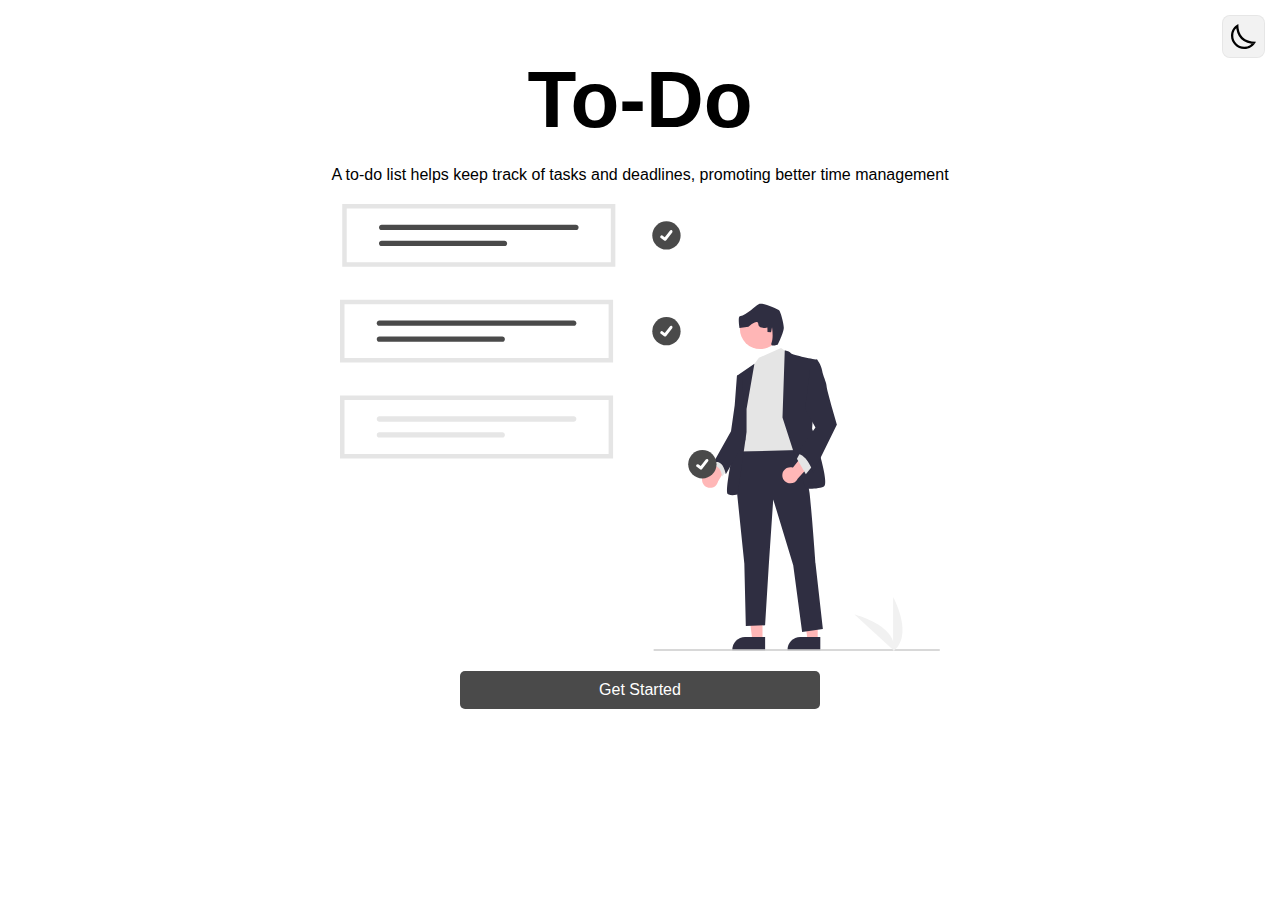
<file: index.html>
<!DOCTYPE html>
<html lang="en">
<head>
    <meta charset="UTF-8">
    <meta name="viewport" content="width=device-width, initial-scale=1.0">
    <title>To-Do</title>
    <link rel="stylesheet" href="/style.css">
</head>
<body>
    <div class="toggleUIModeContainer container" onclick="toggleUIMode()">
        <img width="25px" class="toggleUIMode" src="/asset/half-moon.svg" alt="UI toggle">
    </div>

    <div class="centered-content">
        <h1 style="font-size: 80px; margin-bottom: 0px;">To-Do</h1>
        <p style="margin-top: 20px; text-align: center;">A to-do list helps keep track of tasks and deadlines, promoting better time management</p>
        <img src="/asset/todoHomePage.svg" alt="To-Do" style="display: block; margin: 20px auto; width: 80%; max-width: 600px;">

        <a href="/register/" class="btn" style="max-width:360px">
            Get Started
        </a>
    </div>

    <script src="/script.js"></script>
</body>
</html>
</file>
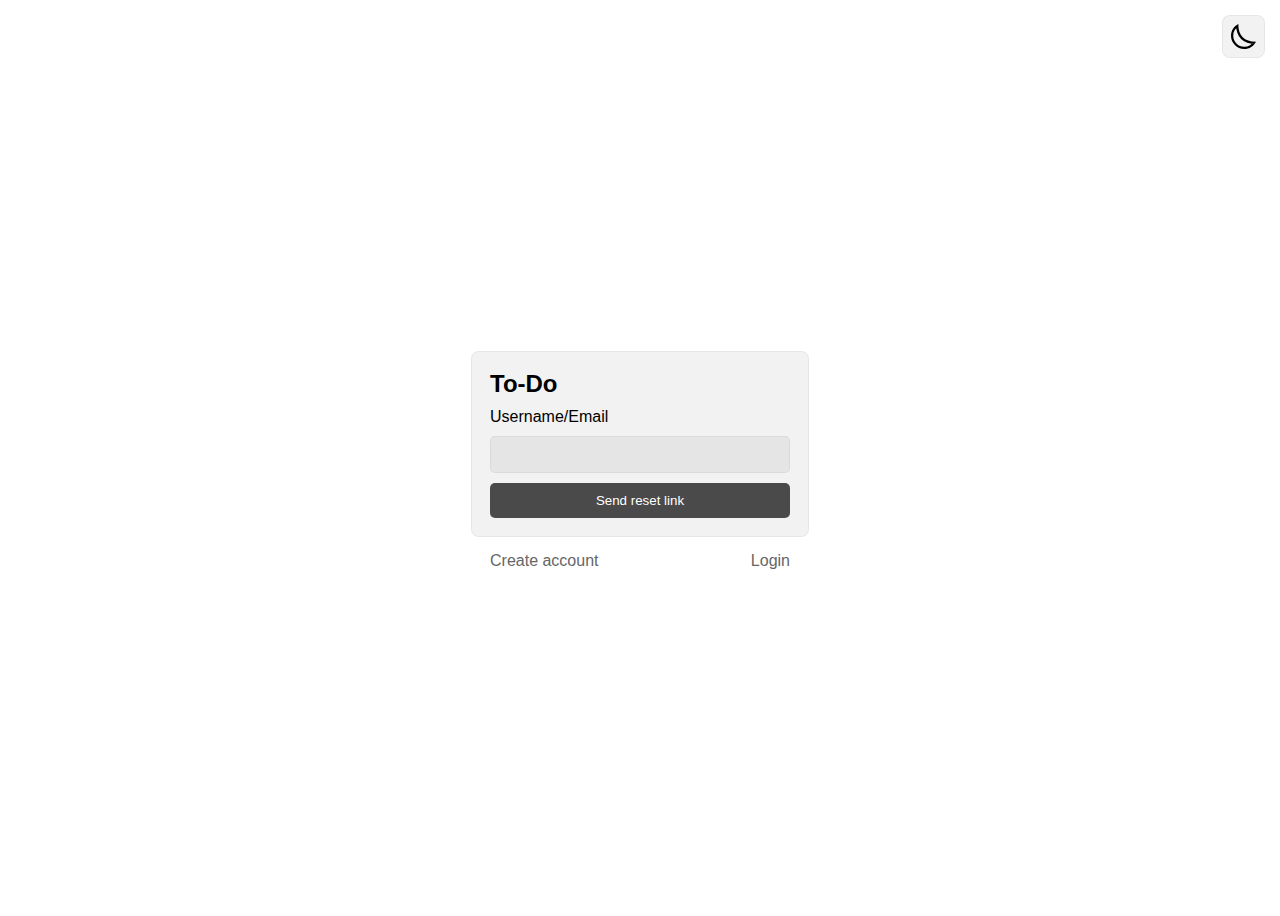
<file: forget/index.html>
<!DOCTYPE html>
<html lang="en">

<head>
    <meta charset="UTF-8">
    <meta name="viewport" content="width=device-width, initial-scale=1.0">
    <title>Reset</title>
    <link rel="stylesheet" href="/style.css">
    <link rel="stylesheet" href="/forget/style.css">
</head>

<body>
    <div class="toggleUIModeContainer container" onclick="toggleUIMode()">
        <img width="25px" class="toggleUIMode" src="/asset/half-moon.svg" alt="UI toggle">
    </div>


    <div class="container">
        <form class="form-box">
            <div class="title">
                <strong>To-Do</strong>
            </div>
            <label>Username/Email</label>
            <input type="text" class="textfield" required>
            <button class="btn">Send reset link</button>
        </form>

    </div>

    <div class="footer-container">
        <a href="/register" class="link">Create account </a>
        <a href="/login" class="link right">Login</a>
    </div>

    <script src="/script.js"></script>
</body>

</html>
</file>
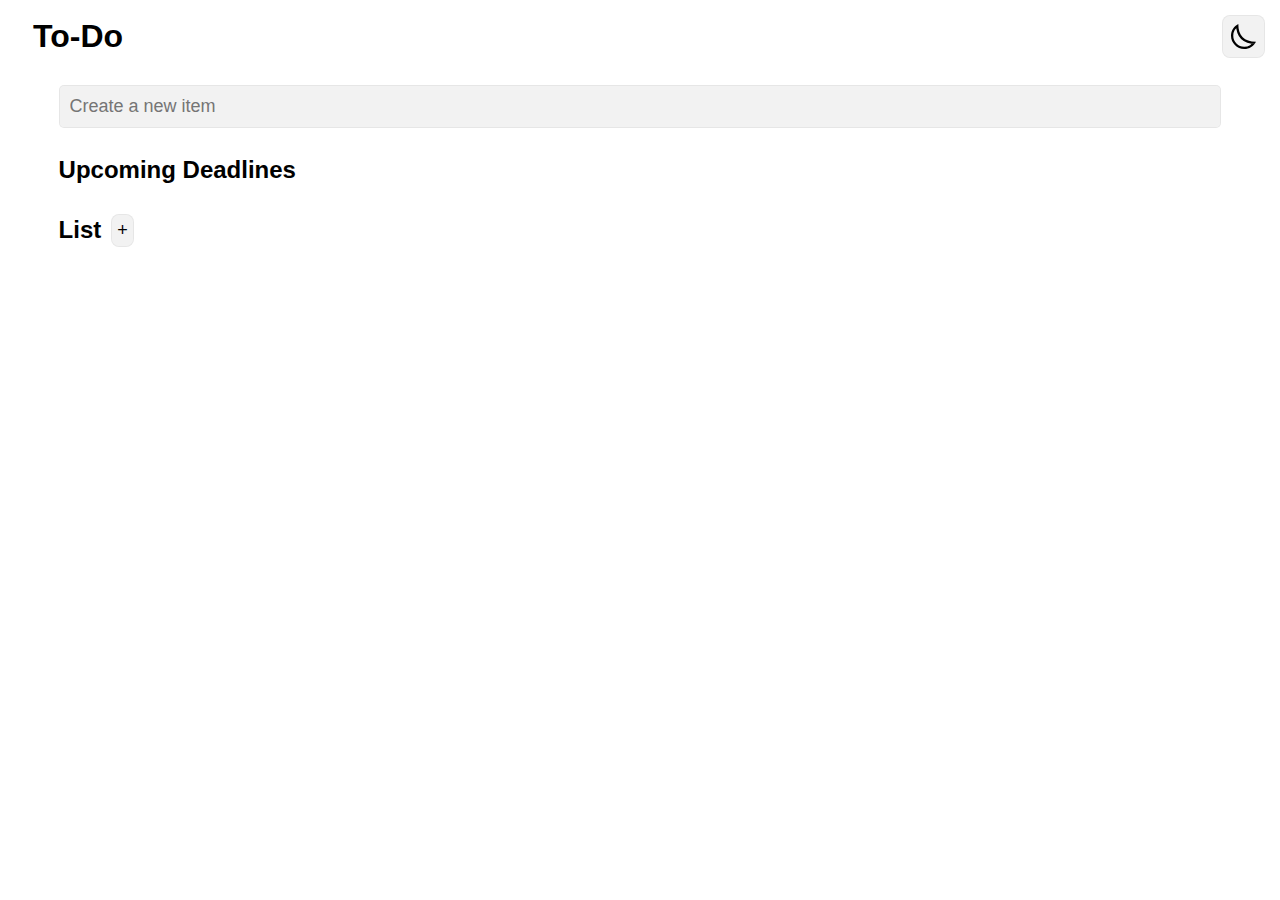
<file: home/index.html>
<!DOCTYPE html>
<html lang="en">

<head>
    <meta charset="UTF-8">
    <meta name="viewport" content="width=device-width, initial-scale=1.0">
    <title>Template</title>
    <link rel="stylesheet" href="/style.css">
    <link rel="stylesheet" href="/home/style.css">
</head>

<body>
    <h1 style="margin: 0px; margin: 18px 0 0 25px;">To-Do</h1>
    <div class="toggleUIModeContainer container" onclick="toggleUIMode()">
        <img width="25px" class="toggleUIMode" src="/asset/half-moon.svg" alt="UI toggle">
    </div>

    <div id="content">
        <form id="newToDo" onsubmit="addNewToDo(); return false">
            <input type="text" id="newTodoInput" class="user-input" placeholder="Create a new item"
                oninput="onChangeNewToDoInput()">

            <div id="tools" style="display:inline-block;"></form>
        </div>

        <h2 style="margin-top: 0;">Upcoming Deadlines</h2>
        <div id="upcomingContainer" style="display: flex;"></div>

        <div style="display: flex; align-items: center">
            <h2 style="display: inline; margin: 0;">List</h2>
            <button class="container" style="padding: 5px; margin: 10px;" onclick="openNewListModal()"><span
                    style="font-size: 18px;">+</strong>
            </button>
        </div>

        <div id="todoListContainer"></div>
    </div>

    <!-- Modal -->
    <div id="newListModal" class="modal" onclick="closeNewListModel(event)">
        <div class="modal-content">
            <div id="newListModalContent" class="container" onclick="event.stopPropagation()">
                <input type="text" name="" id="newListName" class="textfield" placeholder="List Title">
                <button class="btn" onclick="addNewToDoList()">Submit</button>
            </div>
        </div>
    </div>
    </div>

    <!-- Modal -->
    <div id="newTodoModal" class="modal" onclick="closeNewToDoModel(event)">
        <div class="modal-content">
            <div id="newToDoModalContent" class="container" onclick="event.stopPropagation()">
                <textarea id="newTodoDescription" class="textfield" placeholder="Description"></textarea>
                <button class="btn" onclick="addNewToDo()">Submit</button>
            </div>
        </div>
    </div>

    <!-- Modal -->
    <div id="editListModal" class="modal" onclick="closeEditToDoModel(event)">
        <div class="modal-content">
            <div id="editListModalContent" class="container" onclick="event.stopPropagation()">
                <input type="text" name="" id="editListName" class="textfield" placeholder="List Title">
                <button class="btn" onclick="editToDoList()">Submit</button>
            </div>
        </div>
    </div>

    <script src="/script.js"></script>
    <script src="./script.js"></script>
</body>

</html>
</file>
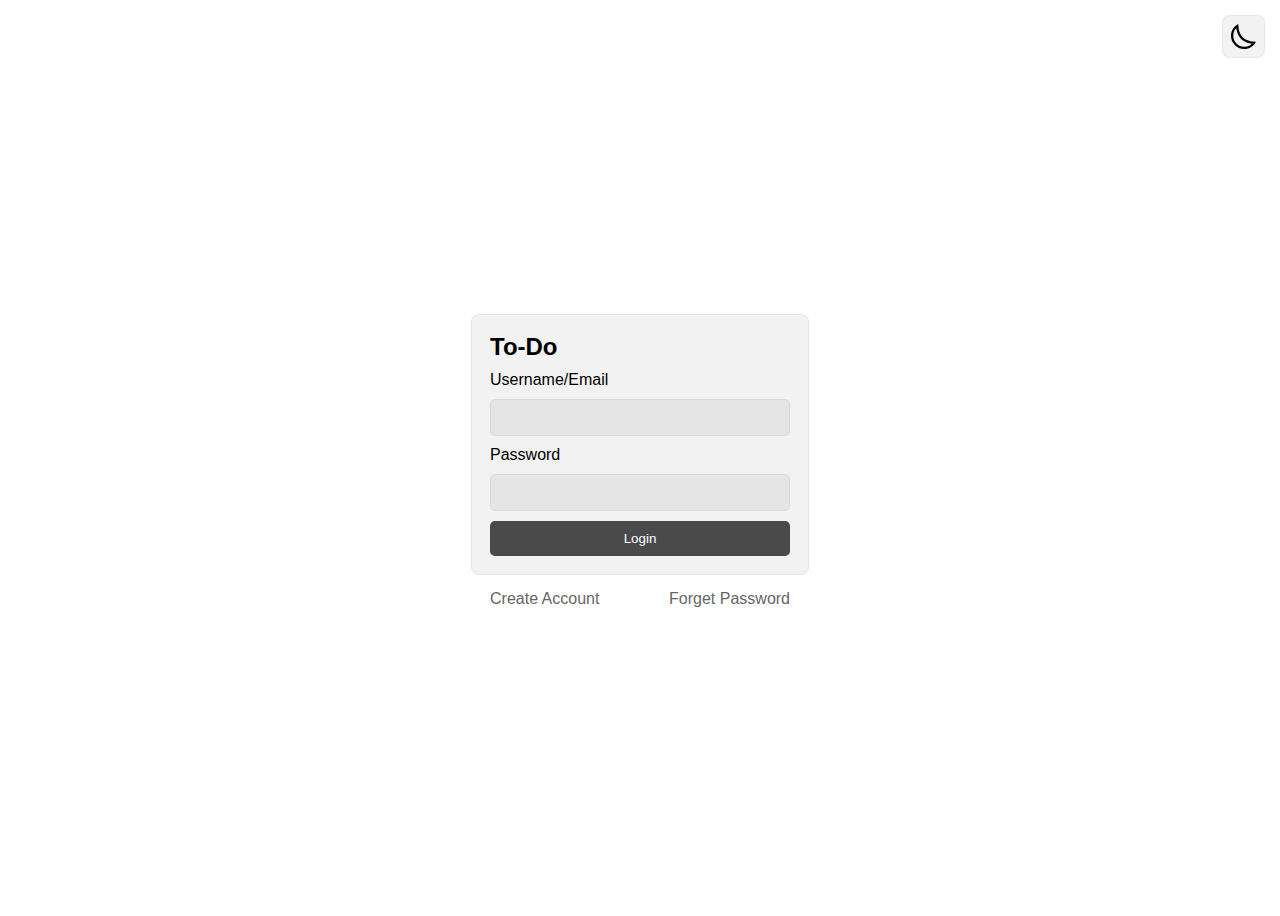
<file: login/index.html>
<!DOCTYPE html>
<html lang="en">

<head>
    <meta charset="UTF-8">
    <meta name="viewport" content="width=device-width, initial-scale=1.0">
    <title>To-do login</title>
    <link rel="stylesheet" href="/style.css">
    <link rel="stylesheet" href="/login/style.css">
</head>

<body>
    <div class="toggleUIModeContainer container" onclick="toggleUIMode()">
        <img width="25px" class="toggleUIMode" src="/asset/half-moon.svg" alt="UI toggle">
    </div>

    <div class="container">
        <form class="form-box">
            <div class="title">
                <strong>To-Do</strong>
            </div>
            <label for="username">Username/Email</label>
            <input type="text" id="username" name="username" class="textfield" required>
            <label for="password">Password</label>
            <input type="password" id="password" name="password" class="textfield" required>

            <button type="submit" class="btn">Login</button>
        </form>
    </div>

    <div class="footer-container">
        <a href="/register" class="link">Create Account</a>
        <a href="/forget" class="link right">Forget Password</a>
    </div>

    <script src="/script.js"></script>
</body>

</html>
</file>
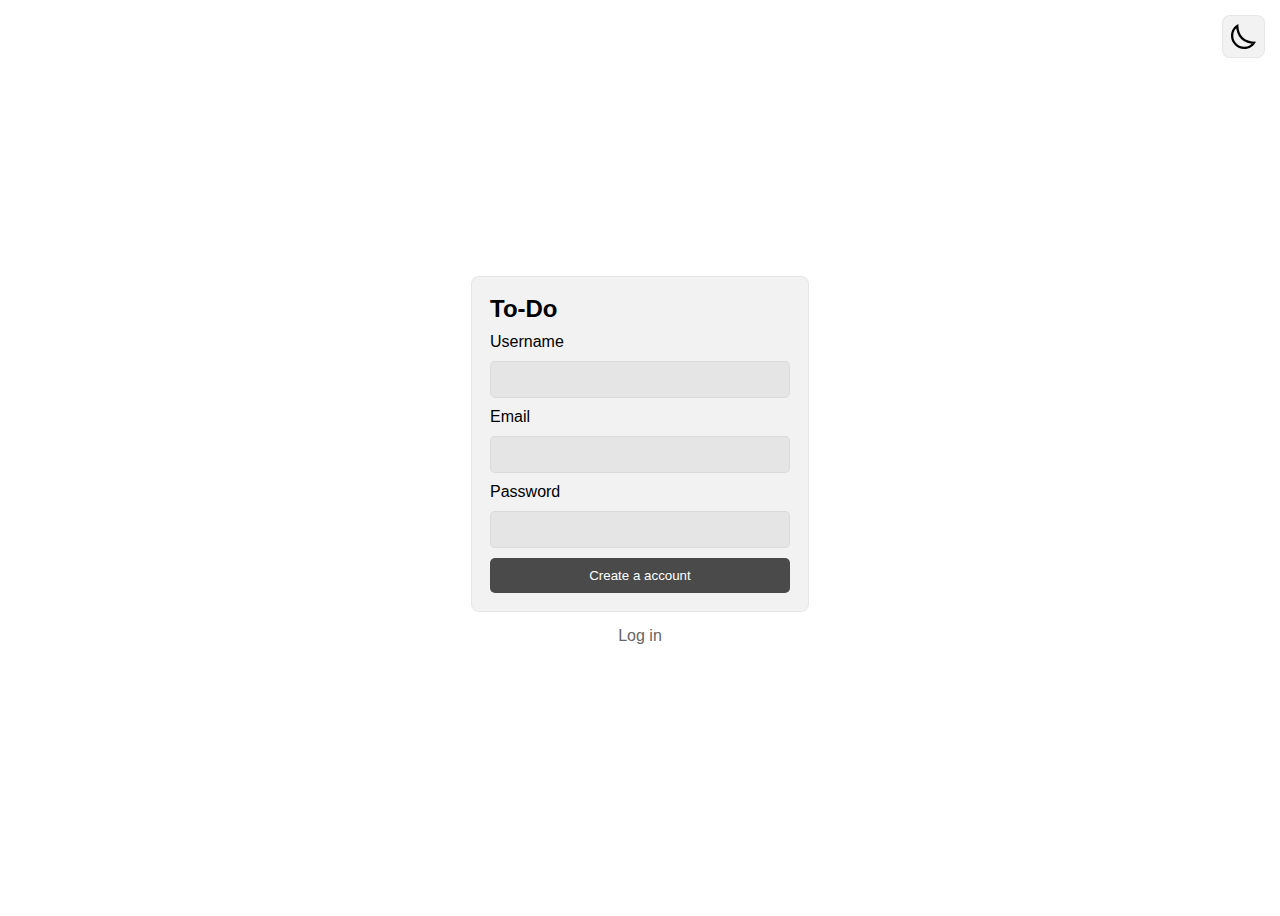
<file: register/index.html>
<!DOCTYPE html>
<html lang="en">

<head>
    <meta charset="UTF-8">
    <meta name="viewport" content="width=device-width, initial-scale=1.0">
    <title>Register</title>
    <link rel="stylesheet" href="/style.css">
    <link rel="stylesheet" href="style.css">
</head>

<body>
    <div class="toggleUIModeContainer container" onclick="toggleUIMode()">
        <img width="25px" class="toggleUIMode" src="/asset/half-moon.svg" alt="UI toggle">
    </div>

    <div class="container">
        <form class="form-box">
            <div class="title">
                <strong>To-Do</strong>
            </div>

            <label for="username">Username</label>
            <input type="text" name="username" class="textfield" required>

            <label for="email">Email</label>
            <input type="email" name="email" class="textfield" required>

            <label for="pwd">Password</label>
            <input type="password" name="pwd" class="textfield" required>

            <button name="submit" class="btn">
                Create a account
            </button>
        </form>
    </div>

    <div>
        <a href="/login" class="link">Log in</a>
    </div>

    <script src="/script.js"></script>
</body>

</html>
</file>
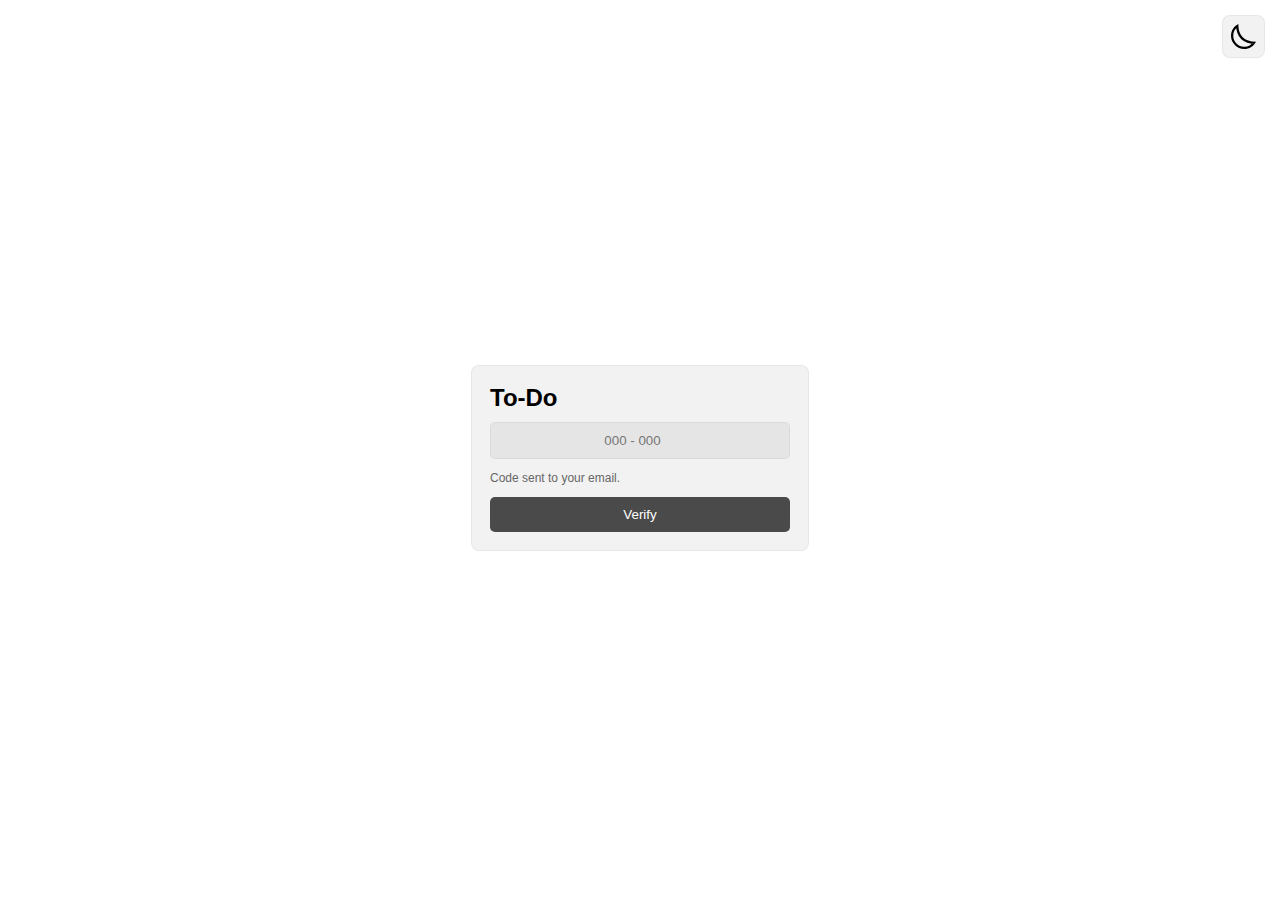
<file: register/verify/index.html>
<!DOCTYPE html>
<html lang="en">

<head>
    <meta charset="UTF-8">
    <meta name="viewport" content="width=device-width, initial-scale=1.0">
    <title>Verify Your account</title>
    <link rel="stylesheet" href="/style.css">
    <link rel="stylesheet" href="/register/verify/style.css">
</head>

<body>
    <div class="toggleUIModeContainer container" onclick="toggleUIMode()">
        <img width="25px" class="toggleUIMode" src="/asset/half-moon.svg" alt="UI toggle">
    </div>
    <div class="container">
        <form class="form-box">
            <div class="title">
                <strong>To-Do</strong>
            </div>
            <input type="number" max=999999 style="text-align: center;" placeholder="000 - 000" class="textfield" required/>
            <p class="info-text">Code sent to your email.</p>
            <button class="btn">Verify</button>
        </form>
    </div>

    <script src="/script.js"></script>
</body>

</html>
</file>
<file: style.css>
body {
    font-family: Arial, sans-serif;
    background-color: white;
    color: black;
}

body.dark-mode {
    background-color: #0b0d0e;
    color: #e7ebed;
}

input {
    color-scheme: light;
}

body.dark-mode input {
    color-scheme: dark;
}

select {
    color-scheme: light;
}

body.dark-mode select {
    color-scheme: dark;
}

.toggleUIModeContainer {
    position: absolute;
    top: 10px;
    right: 10px;
    cursor: pointer;
}

.toggleUIMode {
    filter: invert(0%);
    user-select: none;
    display: block;
}

body.dark-mode .toggleUIMode {
    filter: invert(100%);
}

.container {
    color: black;
    background-color: rgba(0, 0, 0, 0.05);
    padding: 8px;

    border-radius: 8px;
    border: 1px solid rgba(0, 0, 0, 0.05); 
    margin: 5px;
}

body.dark-mode .container {
    color: white;
    background-color: rgba(255, 255, 255, 0.05);
    border: 1px solid rgba(255, 255, 255, 0.05); 
}

.title {
    font-size: 24px;
    margin-bottom: 10px;
}

.form-box {
    padding: 10px;
    width: 300px;
}

.textfield {
    width: 100%;
    padding: 10px;
    margin: 10px 0;
    border-radius: 5px;
    border: 1px solid rgba(0, 0, 0, 0.05);
    background-color: rgba(0, 0, 0, 0.05);
    box-sizing: border-box;
    display: block;
}

body.dark-mode .textfield {
    background-color: rgba(255, 255, 255, 0.05);
    border: 1px solid rgba(255, 255, 255, 0.05);
}

.errorfield {
    width: 100%;
    padding: 10px;
    margin: 10px 0;
    border-radius: 5px;
    background-color: rgba(255, 0, 0, 0.2 );
    border: 1px solid rgba(0, 0, 0, 0.05);
    box-sizing: border-box;
    display: none;
}

body.dark-mode .errorfield {
    background-color: rgba(255, 0, 0, 0.4);
    border: 1px solid rgba(255, 255, 255, 0.05);
}

.btn {
    width: 100%;
    max-width: 1080px;
    padding: 10px;
    background-color: #4a4a4a;
    color: white;
    border: none;
    border-radius: 5px;
    text-decoration: none;
    cursor: pointer;
    display: block;
    box-sizing: border-box;
    margin: 0 auto;
}

.btn:hover {
    background-color: #333;
}

.link {
    margin-top: 10px;
    color: #666;
    text-decoration: none;
    float: left;
}

.footer-container {
    width: 300px;
}

.right {
    float: right;
}

.centered-content {
    text-align: center;
}

body.dark-mode .container #listiconModel {
    filter: invert(100%);
}
</file>
<file: forget/style.css>
body {
    display: flex;
    justify-content: center;
    align-items: center;
    height: 100vh;
    flex-direction: column;
}
</file>
<file: home/style.css>
#newToDo {
    margin-top: 20px;
}

#content {
    margin: auto 4%;
}

.user-input {
    width: 100%;
    padding: 10px;
    margin: 10px 0;
    border-radius: 5px;
    border: 1px solid rgba(0, 0, 0, 0.05);
    background-color: rgba(0, 0, 0, 0.05);
    box-sizing: border-box;
    color: black;
}

body.dark-mode .user-input {
    background-color: rgba(255, 255, 255, 0.05);
    border: 1px solid rgba(255, 255, 255, 0.05);
    color: white;
}

#newToDo .user-input {
    font-size: 18px;
}


.custom-select-container {
    position: relative;
    display: inline-block;
}

body.dark-mode option {
    background-color: #17191a;
    color: #fff;
}

.modal {
    display: none;
    position: fixed;
    z-index: 1;
    left: 0;
    top: 0;
    width: 100%;
    height: 100%;
    background-color: rgb(0, 0, 0);
    background-color: rgba(0, 0, 0, 0.4);
}

.modal-content {
    display: flex;
    justify-content: center;
    align-items: center;
    height: 100vh;
    flex-direction: column;
}


.modal .container {
    background-color: #f2f2f2;
    padding: 15px;
    width: 80%;
}

body.dark-mode .modal .container {
    background-color: #0b0d0e;
    color: white;
}

#todoListContainer {
    display: flex;
    flex-wrap: wrap;
    justify-content: left;
}

.listContainer h4 {
    margin: 5px;
}
.listContainer h5 {
    margin: 5px;
}

.listContainer img {
    margin-right: 8px;
}

body.dark-mode .listContainer img{
    filter: invert(100%);
}

.listBar {
    display: flex;
    align-items: center;
}

.listContainer {
    min-width: 300px;
}

.todoContainer {
    display: flex;
    flex-wrap: wrap;
    justify-content: space-between;
}

.todoContainerItem p {
    margin: 5px;
    color:gray
}

.progressBar {
    width: 100%;
    background-color: #e0e0e0;
    border-radius: 5px;
    overflow: hidden;
    margin-top: 10px;
}

.progress {
    height: 20px;
    background-color: #6390ff;
}

body.dark-mode .progressBar {
    background-color: #333;
}

body.dark-mode .progress {
    background-color: #6390ff;
}

.listItemTitle:hover {
    cursor: pointer;
    text-decoration: underline;
}

#splitTitle, #splitDescription {
    margin: 0;
}

.weight {
    width: 20%;
}

#splitAdd {
    color: black;
    font-size:20px; 
}

body.dark-mode #splitAdd {
    color: white;
}
</file>
<file: login/style.css>
body {
    display: flex;
    justify-content: center;
    align-items: center;
    height: 100vh;
    flex-direction: column;
}
</file>
<file: register/style.css>
body {
    display: flex;
    justify-content: center;
    align-items: center;
    height: 100vh;
    flex-direction: column;
}

.left {
    margin-right: -50px;
    float: left;
}
</file>
<file: register/verify/style.css>
body {
    display: flex;
    justify-content: center;
    align-items: center;
    height: 100vh;
    flex-direction: column;
}

.info-text {
    font-size: 12px;
    color: #666;
}
</file>
